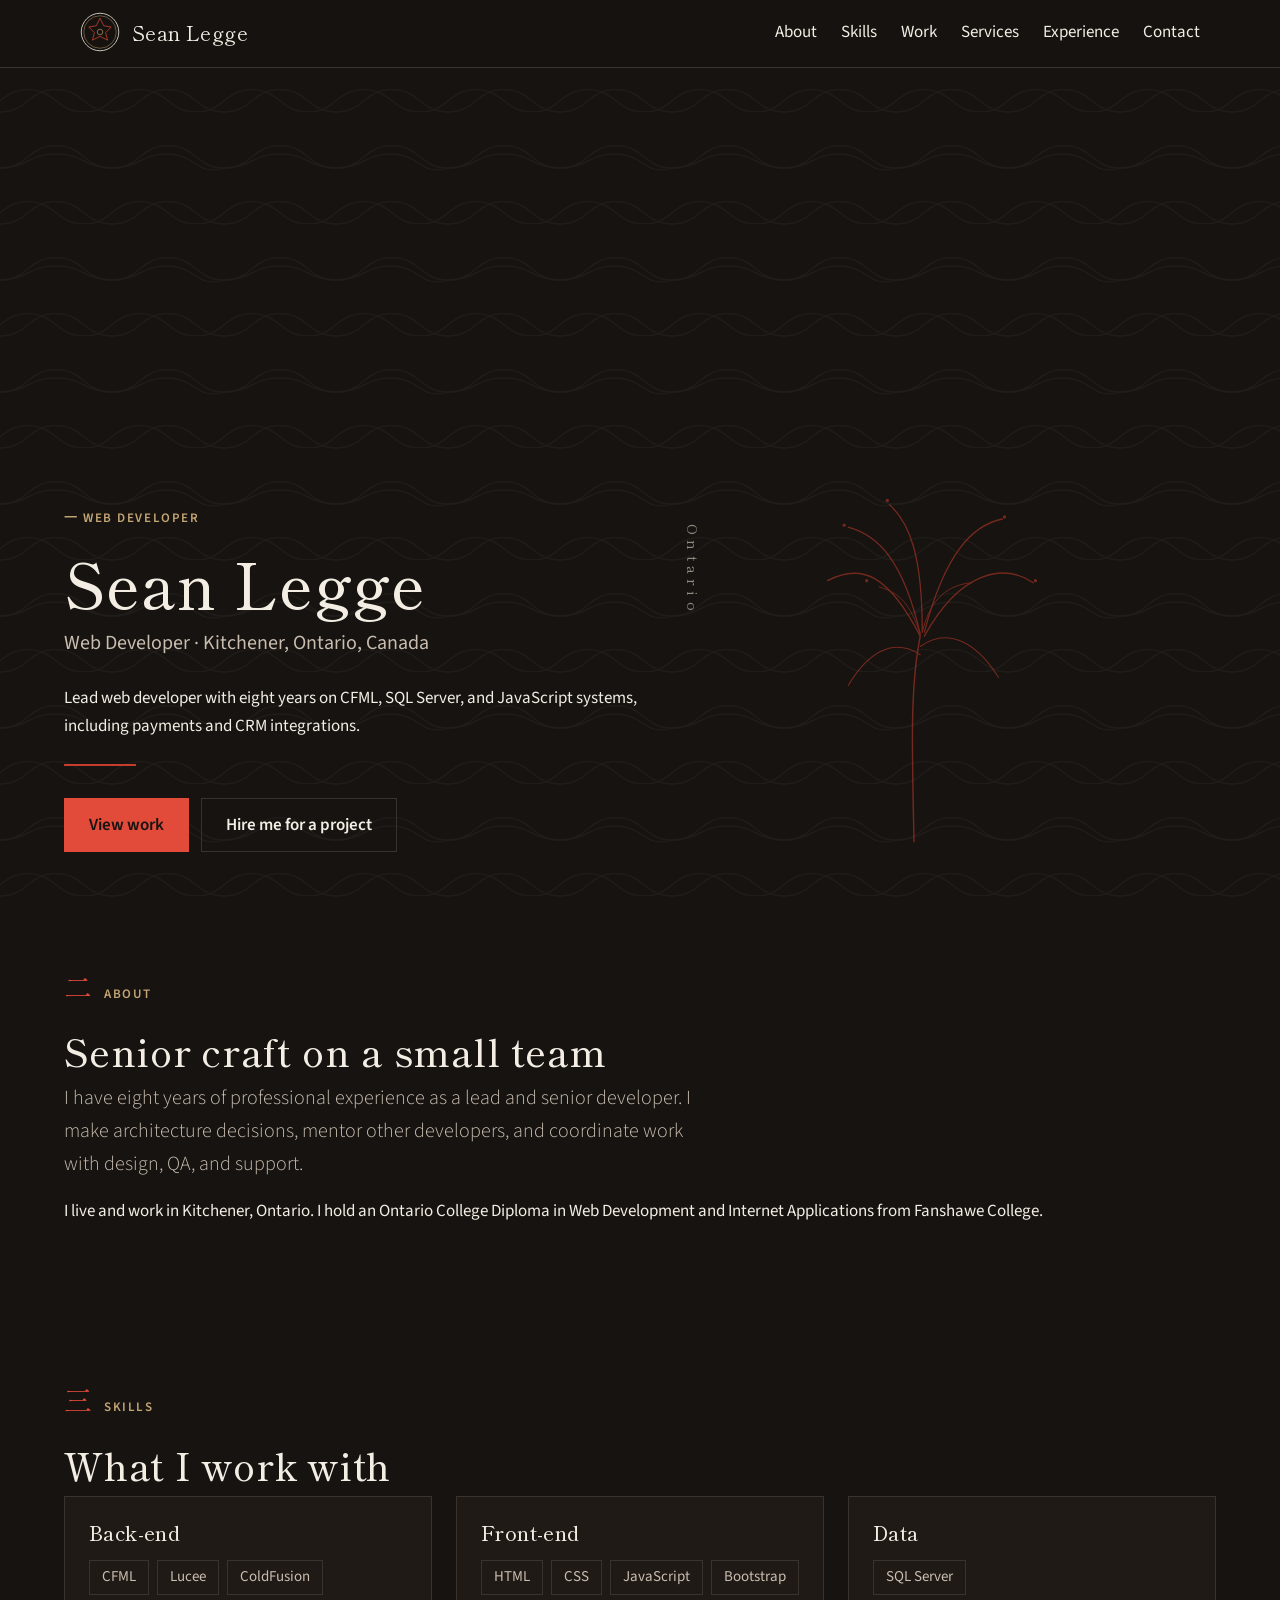
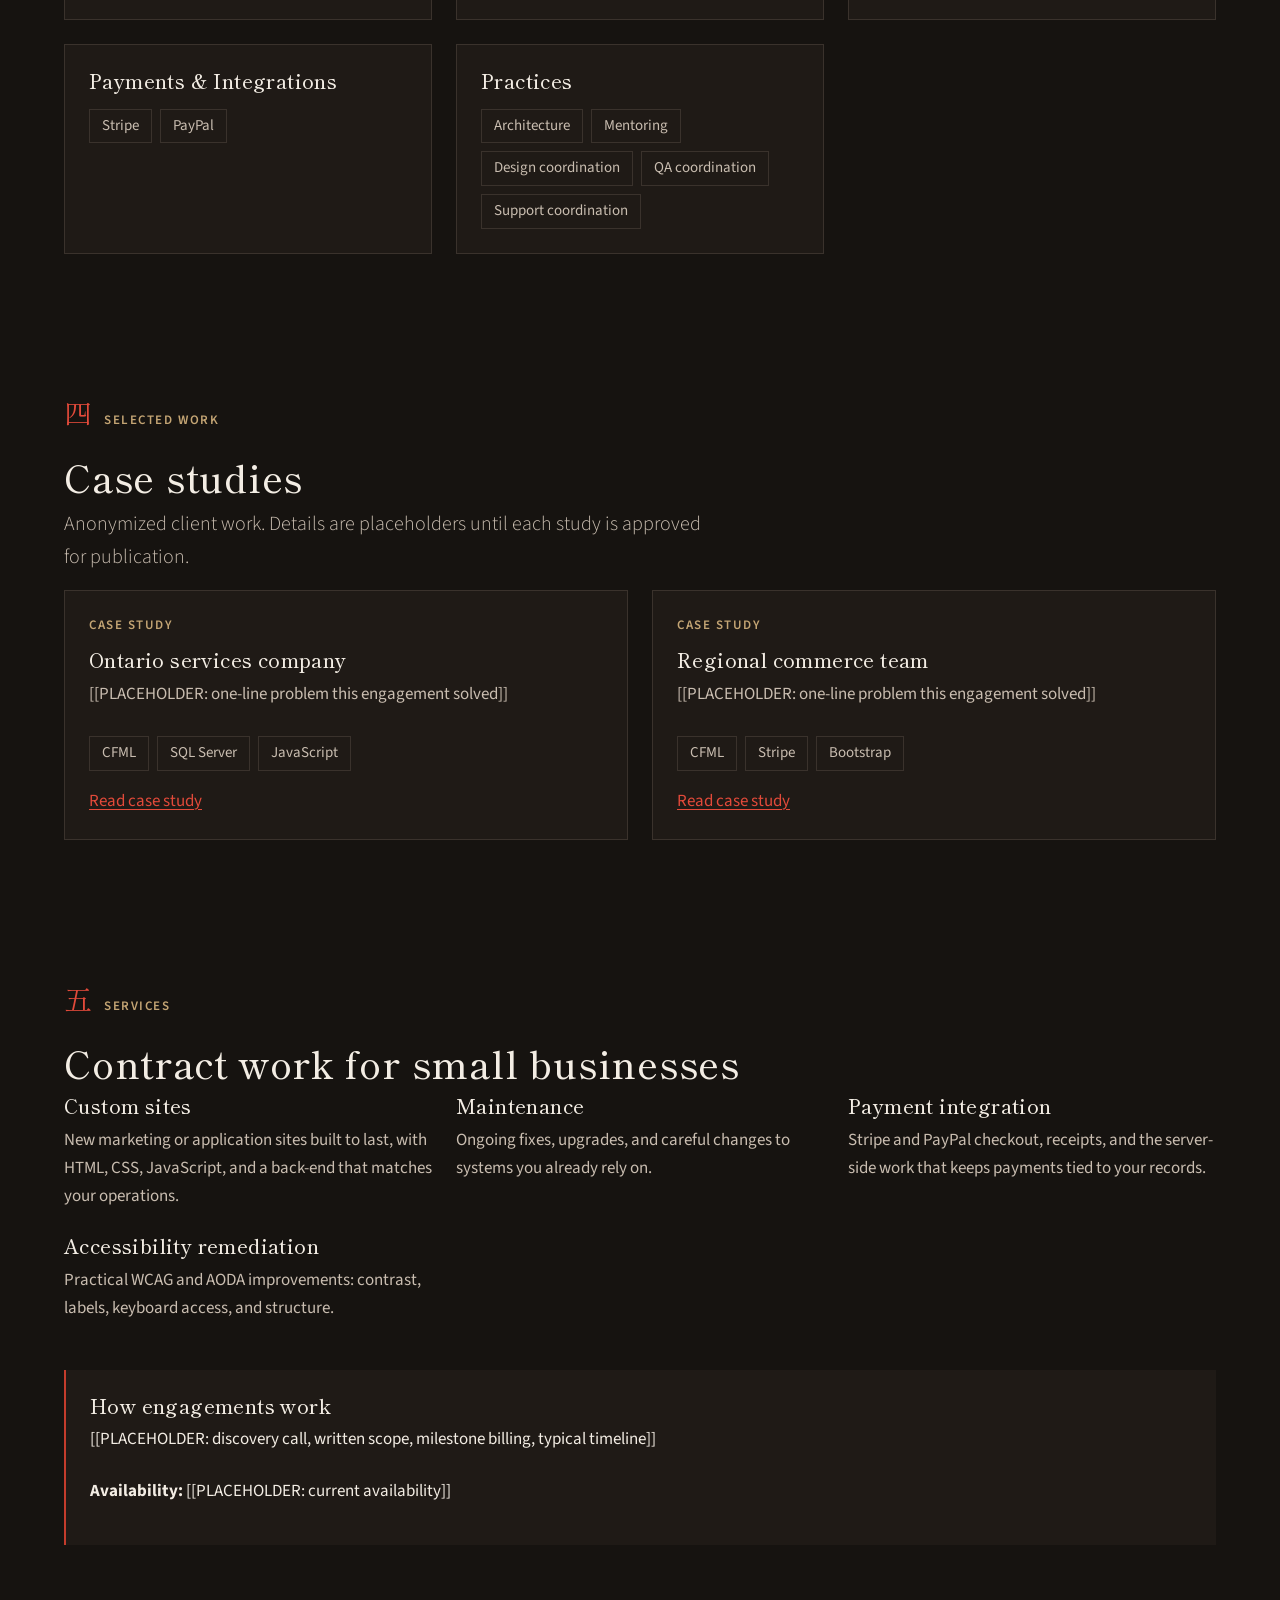
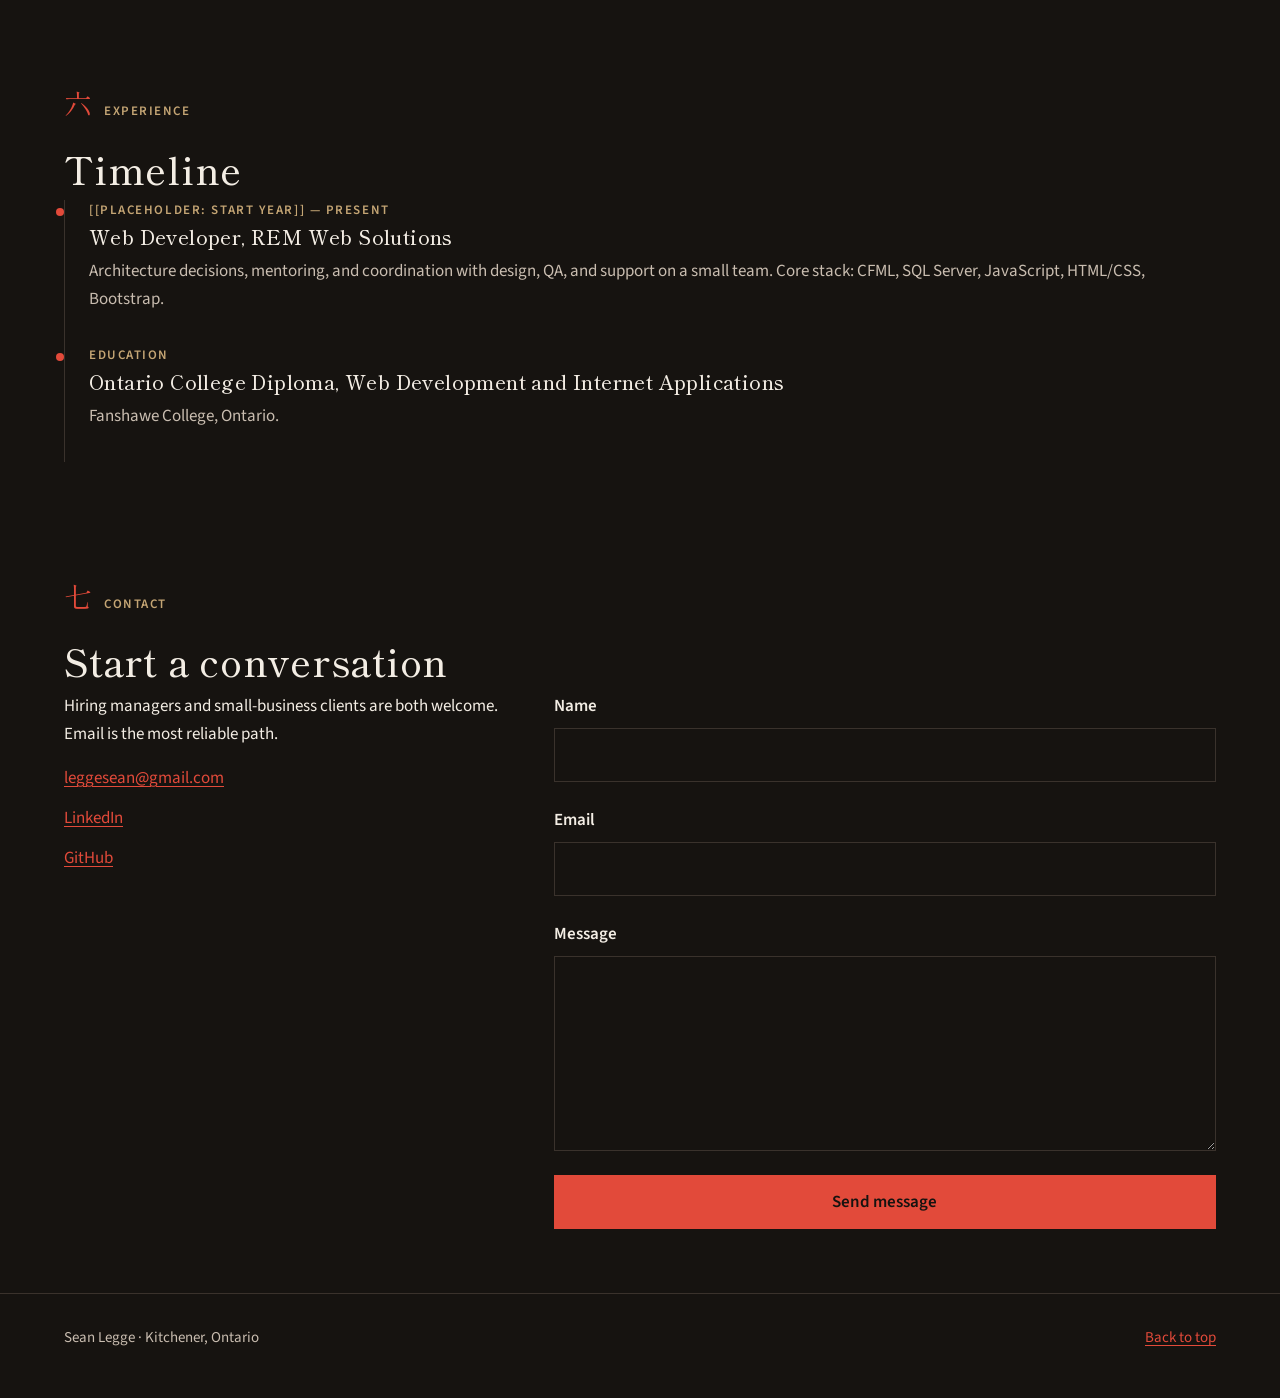
<file: index.html>
<!DOCTYPE html>
<html lang="en" data-bs-theme="dark">
<head>
  <meta charset="utf-8">
  <meta name="viewport" content="width=device-width, initial-scale=1">
  <title>Sean Legge — Web Developer, Kitchener</title>
  <meta name="description" content="Sean Legge, web developer in Kitchener, Ontario. Eight years of professional experience as a lead developer on CFML, SQL Server, and JavaScript systems, including payments and CRM integrations.">
  <link rel="canonical" href="[[PLACEHOLDER: canonical site URL]]">
  <meta name="theme-color" content="#161310">
  <meta property="og:type" content="website">
  <meta property="og:title" content="Sean Legge — Web Developer">
  <meta property="og:description" content="Lead web developer in Kitchener with eight years on CFML, SQL Server, and JavaScript systems.">
  <meta property="og:url" content="[[PLACEHOLDER: canonical site URL]]">
  <meta property="og:image" content="[[PLACEHOLDER: canonical site URL]]/assets/og-image.png">
  <meta name="twitter:card" content="summary_large_image">
  <meta name="twitter:title" content="Sean Legge — Web Developer">
  <meta name="twitter:description" content="Lead web developer in Kitchener with eight years on CFML, SQL Server, and JavaScript systems.">
  <meta name="twitter:image" content="[[PLACEHOLDER: canonical site URL]]/assets/og-image.png">
  <link rel="icon" href="assets/favicon.svg" type="image/svg+xml">
  <link rel="icon" href="assets/favicon-32.png" sizes="32x32" type="image/png">
  <link rel="apple-touch-icon" href="assets/apple-touch-icon.png">
  <link rel="preconnect" href="https://cdn.jsdelivr.net">
  <link rel="preconnect" href="https://fonts.googleapis.com">
  <link rel="preconnect" href="https://fonts.gstatic.com" crossorigin>
  <link rel="stylesheet" href="https://cdn.jsdelivr.net/npm/bootstrap@5.3.8/dist/css/bootstrap.min.css" integrity="sha384-sRIl4kxILFvY47J16cr9ZwB07vP4J8+LH7qKQnuqkuIAvNWLzeN8tE5YBujZqJLB" crossorigin="anonymous">
  <link rel="stylesheet" href="https://fonts.googleapis.com/css2?family=Shippori+Mincho:wght@500;700&family=Source+Sans+3:wght@400;600&display=swap">
  <link rel="stylesheet" href="css/styles.css">
  <script>document.documentElement.classList.add("js");</script>
  <script type="application/ld+json">
  {
    "@context": "https://schema.org",
    "@type": "Person",
    "name": "Sean Legge",
    "jobTitle": "Web Developer",
    "address": {
      "@type": "PostalAddress",
      "addressLocality": "Kitchener",
      "addressRegion": "Ontario",
      "addressCountry": "CA"
    },
    "worksFor": {
      "@type": "Organization",
      "name": "REM Web Solutions"
    },
    "alumniOf": {
      "@type": "CollegeOrUniversity",
      "name": "Fanshawe College"
    },
    "url": "[[PLACEHOLDER: canonical site URL]]",
    "email": "[[PLACEHOLDER: email address]]",
    "sameAs": [
      "[[PLACEHOLDER: LinkedIn profile URL]]",
      "[[PLACEHOLDER: GitHub profile URL]]"
    ]
  }
  </script>
</head>
<body>
  <a class="skip-link" href="#main">Skip to content</a>
  <header class="site-header">
    <div class="site-header__inner">
      <a class="brand" href="index.html">
        <img class="brand__mark" src="assets/logo-kamon.svg" width="40" height="40" alt="">
        <span class="brand__name">Sean Legge</span>
      </a>
      <button class="nav-toggle" type="button" aria-expanded="false" aria-controls="site-nav" aria-label="Open menu">
        <span class="nav-toggle__bars"></span>
      </button>
      <nav id="site-nav" class="site-nav" aria-label="Primary">
        <ul class="site-nav__list">
          <li><a href="#about">About</a></li>
          <li><a href="#skills">Skills</a></li>
          <li><a href="#work">Work</a></li>
          <li><a href="#services">Services</a></li>
          <li><a href="#experience">Experience</a></li>
          <li><a href="#contact">Contact</a></li>
        </ul>
      </nav>
    </div>
  </header>
  <main id="main" class="site-main">
    <section class="hero wrap" id="top" aria-labelledby="hero-heading">
      <div class="hero__copy">
        <p class="hero__eyebrow"><span lang="ja" aria-hidden="true">一</span> Web developer</p>
        <h1 id="hero-heading">Sean Legge</h1>
        <p class="hero__role">Web Developer · Kitchener, Ontario, Canada</p>
        <p class="hero__value">Lead web developer with eight years on CFML, SQL Server, and JavaScript systems, including payments and CRM integrations.</p>
        <span class="rule" aria-hidden="true"></span>
        <div class="hero__actions">
          <a class="btn-ink" href="#work">View work</a>
          <a class="btn-ghost" href="#contact">Hire me for a project</a>
        </div>
        <p class="hero__vertical" aria-hidden="true">Ontario</p>
      </div>
      <div class="hero__visual">
        <img class="hero__lily" src="assets/higanbana.svg" width="280" height="360" alt="" loading="eager" aria-hidden="true">
      </div>
    </section>

    <section class="section" id="about" aria-labelledby="about-heading">
      <div class="wrap reveal">
        <div class="section-kicker">
          <span class="section-numeral" lang="ja" aria-hidden="true">二</span>
          <span class="section-label">About</span>
        </div>
        <h2 id="about-heading">Senior craft on a small team</h2>
        <p class="lead">I have eight years of professional experience as a lead and senior developer. I make architecture decisions, mentor other developers, and coordinate work with design, QA, and support.</p>
        <p>I live and work in Kitchener, Ontario. I hold an Ontario College Diploma in Web Development and Internet Applications from Fanshawe College.</p>
      </div>
    </section>

    <section class="section" id="skills" aria-labelledby="skills-heading">
      <div class="wrap reveal">
        <div class="section-kicker">
          <span class="section-numeral" lang="ja" aria-hidden="true">三</span>
          <span class="section-label">Skills</span>
        </div>
        <h2 id="skills-heading">What I work with</h2>
        <div class="skill-grid">
          <article class="skill-group">
            <h3>Back-end</h3>
            <ul class="skill-list">
              <li>CFML</li>
              <li>Lucee</li>
              <li>ColdFusion</li>
            </ul>
          </article>
          <article class="skill-group">
            <h3>Front-end</h3>
            <ul class="skill-list">
              <li>HTML</li>
              <li>CSS</li>
              <li>JavaScript</li>
              <li>Bootstrap</li>
            </ul>
          </article>
          <article class="skill-group">
            <h3>Data</h3>
            <ul class="skill-list">
              <li>SQL Server</li>
            </ul>
          </article>
          <article class="skill-group">
            <h3>Payments &amp; Integrations</h3>
            <ul class="skill-list">
              <li>Stripe</li>
              <li>PayPal</li>
            </ul>
          </article>
          <article class="skill-group">
            <h3>Practices</h3>
            <ul class="skill-list">
              <li>Architecture</li>
              <li>Mentoring</li>
              <li>Design coordination</li>
              <li>QA coordination</li>
              <li>Support coordination</li>
            </ul>
          </article>
        </div>
      </div>
    </section>

    <section class="section" id="work" aria-labelledby="work-heading">
      <div class="wrap reveal">
        <div class="section-kicker">
          <span class="section-numeral" lang="ja" aria-hidden="true">四</span>
          <span class="section-label">Selected work</span>
        </div>
        <h2 id="work-heading">Case studies</h2>
        <p class="lead">Anonymized client work. Details are placeholders until each study is approved for publication.</p>
        <div class="work-grid work-grid--pair">
          <article class="work-card">
            <p class="work-card__meta">Case study</p>
            <h3>Ontario services company</h3>
            <p class="work-card__problem">[[PLACEHOLDER: one-line problem this engagement solved]]</p>
            <ul class="skill-list">
              <li>CFML</li>
              <li>SQL Server</li>
              <li>JavaScript</li>
            </ul>
            <div class="work-card__links">
              <a href="projects/ontario-services-placeholder.html">Read case study</a>
            </div>
          </article>
          <article class="work-card">
            <p class="work-card__meta">Case study</p>
            <h3>Regional commerce team</h3>
            <p class="work-card__problem">[[PLACEHOLDER: one-line problem this engagement solved]]</p>
            <ul class="skill-list">
              <li>CFML</li>
              <li>Stripe</li>
              <li>Bootstrap</li>
            </ul>
            <div class="work-card__links">
              <a href="projects/regional-commerce-placeholder.html">Read case study</a>
            </div>
          </article>
        </div>
      </div>
    </section>

    <section class="section" id="services" aria-labelledby="services-heading">
      <div class="wrap reveal">
        <div class="section-kicker">
          <span class="section-numeral" lang="ja" aria-hidden="true">五</span>
          <span class="section-label">Services</span>
        </div>
        <h2 id="services-heading">Contract work for small businesses</h2>
        <ul class="service-list">
          <li>
            <h3>Custom sites</h3>
            <p>New marketing or application sites built to last, with HTML, CSS, JavaScript, and a back-end that matches your operations.</p>
          </li>
          <li>
            <h3>Maintenance</h3>
            <p>Ongoing fixes, upgrades, and careful changes to systems you already rely on.</p>
          </li>
          <li>
            <h3>Payment integration</h3>
            <p>Stripe and PayPal checkout, receipts, and the server-side work that keeps payments tied to your records.</p>
          </li>
          <li>
            <h3>Accessibility remediation</h3>
            <p>Practical WCAG and AODA improvements: contrast, labels, keyboard access, and structure.</p>
          </li>
        </ul>
        <div class="engagement">
          <h3>How engagements work</h3>
          <p>[[PLACEHOLDER: discovery call, written scope, milestone billing, typical timeline]]</p>
          <p class="availability"><strong>Availability:</strong> [[PLACEHOLDER: current availability]]</p>
        </div>
      </div>
    </section>

    <section class="section" id="experience" aria-labelledby="experience-heading">
      <div class="wrap reveal">
        <div class="section-kicker">
          <span class="section-numeral" lang="ja" aria-hidden="true">六</span>
          <span class="section-label">Experience</span>
        </div>
        <h2 id="experience-heading">Timeline</h2>
        <ol class="timeline">
          <li>
            <span class="timeline__when">[[PLACEHOLDER: start year]] — Present</span>
            <h3>Web Developer, REM Web Solutions</h3>
            <p>Architecture decisions, mentoring, and coordination with design, QA, and support on a small team. Core stack: CFML, SQL Server, JavaScript, HTML/CSS, Bootstrap.</p>
          </li>
          <li>
            <span class="timeline__when">Education</span>
            <h3>Ontario College Diploma, Web Development and Internet Applications</h3>
            <p>Fanshawe College, Ontario.</p>
          </li>
        </ol>
      </div>
    </section>

    <section class="section section--tight" id="contact" aria-labelledby="contact-heading">
      <div class="wrap reveal">
        <div class="section-kicker">
          <span class="section-numeral" lang="ja" aria-hidden="true">七</span>
          <span class="section-label">Contact</span>
        </div>
        <h2 id="contact-heading">Start a conversation</h2>
        <div class="contact-layout">
          <div>
            <p>Hiring managers and small-business clients are both welcome. Email is the most reliable path.</p>
            <ul class="contact-list">
              <li><a href="mailto:leggesean@gmail.com">leggesean@gmail.com</a></li>
              <li>
                <a href="https://www.linkedin.com/in/seanlegge/" rel="noopener" target="_blank">LinkedIn <span class="visually-hidden">(opens in a new tab)</span></a>
              </li>
              <li>
                <a href="https://github.com/seanlegge" rel="noopener" target="_blank">GitHub <span class="visually-hidden">(opens in a new tab)</span></a>
              </li>
            </ul>
          </div>
          <form class="contact-form" id="contact-form" action="[[PLACEHOLDER: Formspree form endpoint]]" method="post" novalidate>
            <div class="hp-field">
              <label for="gotcha">Leave blank</label>
              <input id="gotcha" type="text" name="_gotcha" tabindex="-1" autocomplete="off">
            </div>
            <div class="form-field">
              <label for="name">Name</label>
              <input id="name" name="name" type="text" autocomplete="name" required>
              <p class="form-error" id="name-error" role="alert"></p>
            </div>
            <div class="form-field">
              <label for="email">Email</label>
              <input id="email" name="email" type="email" autocomplete="email" required>
              <p class="form-error" id="email-error" role="alert"></p>
            </div>
            <div class="form-field">
              <label for="message">Message</label>
              <textarea id="message" name="message" rows="6" required></textarea>
              <p class="form-error" id="message-error" role="alert"></p>
            </div>
            <button class="btn-ink" type="submit">Send message</button>
            <p class="form-status" id="form-status" role="status"></p>
          </form>
        </div>
      </div>
    </section>
  </main>
  <footer class="site-footer">
    <div class="wrap site-footer__inner">
      <p>Sean Legge · Kitchener, Ontario</p>
      <p><a href="#top">Back to top</a></p>
    </div>
  </footer>
  <script src="js/main.js" defer></script>
</body>
</html>
</file>
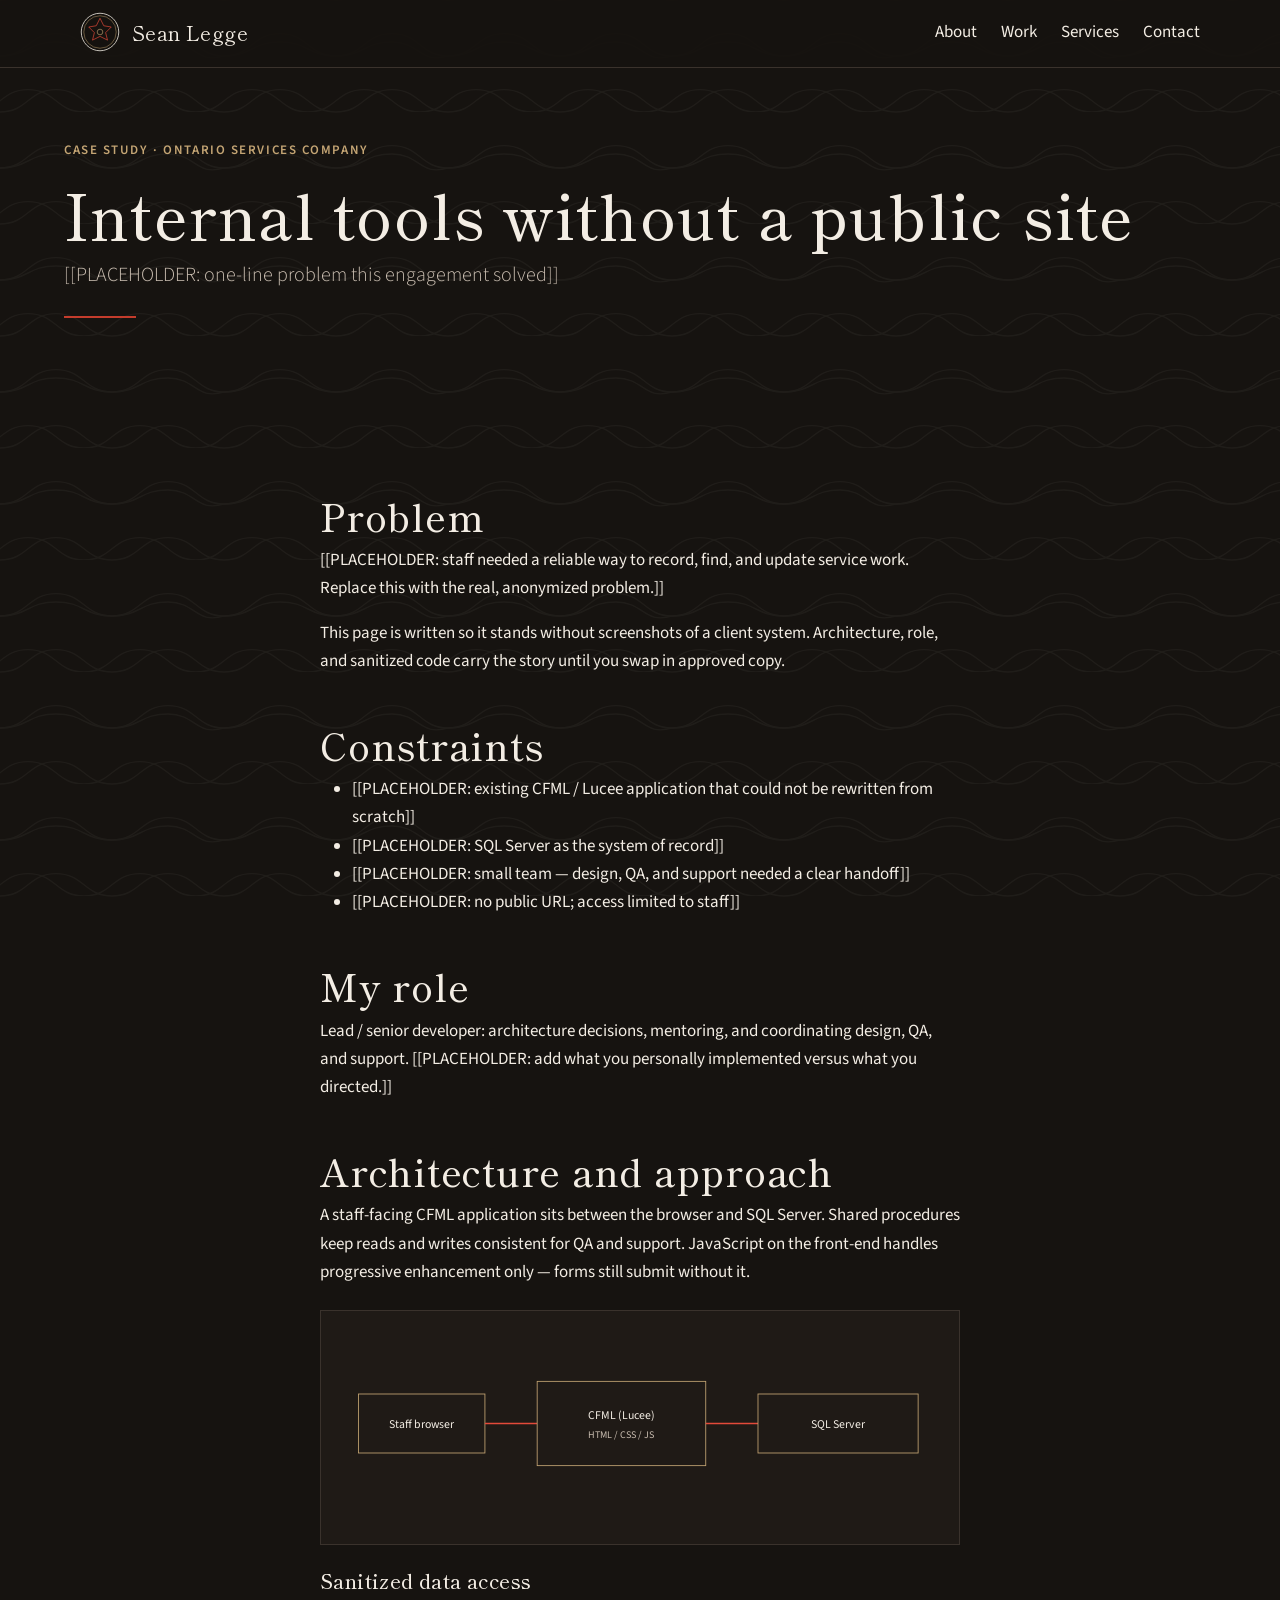
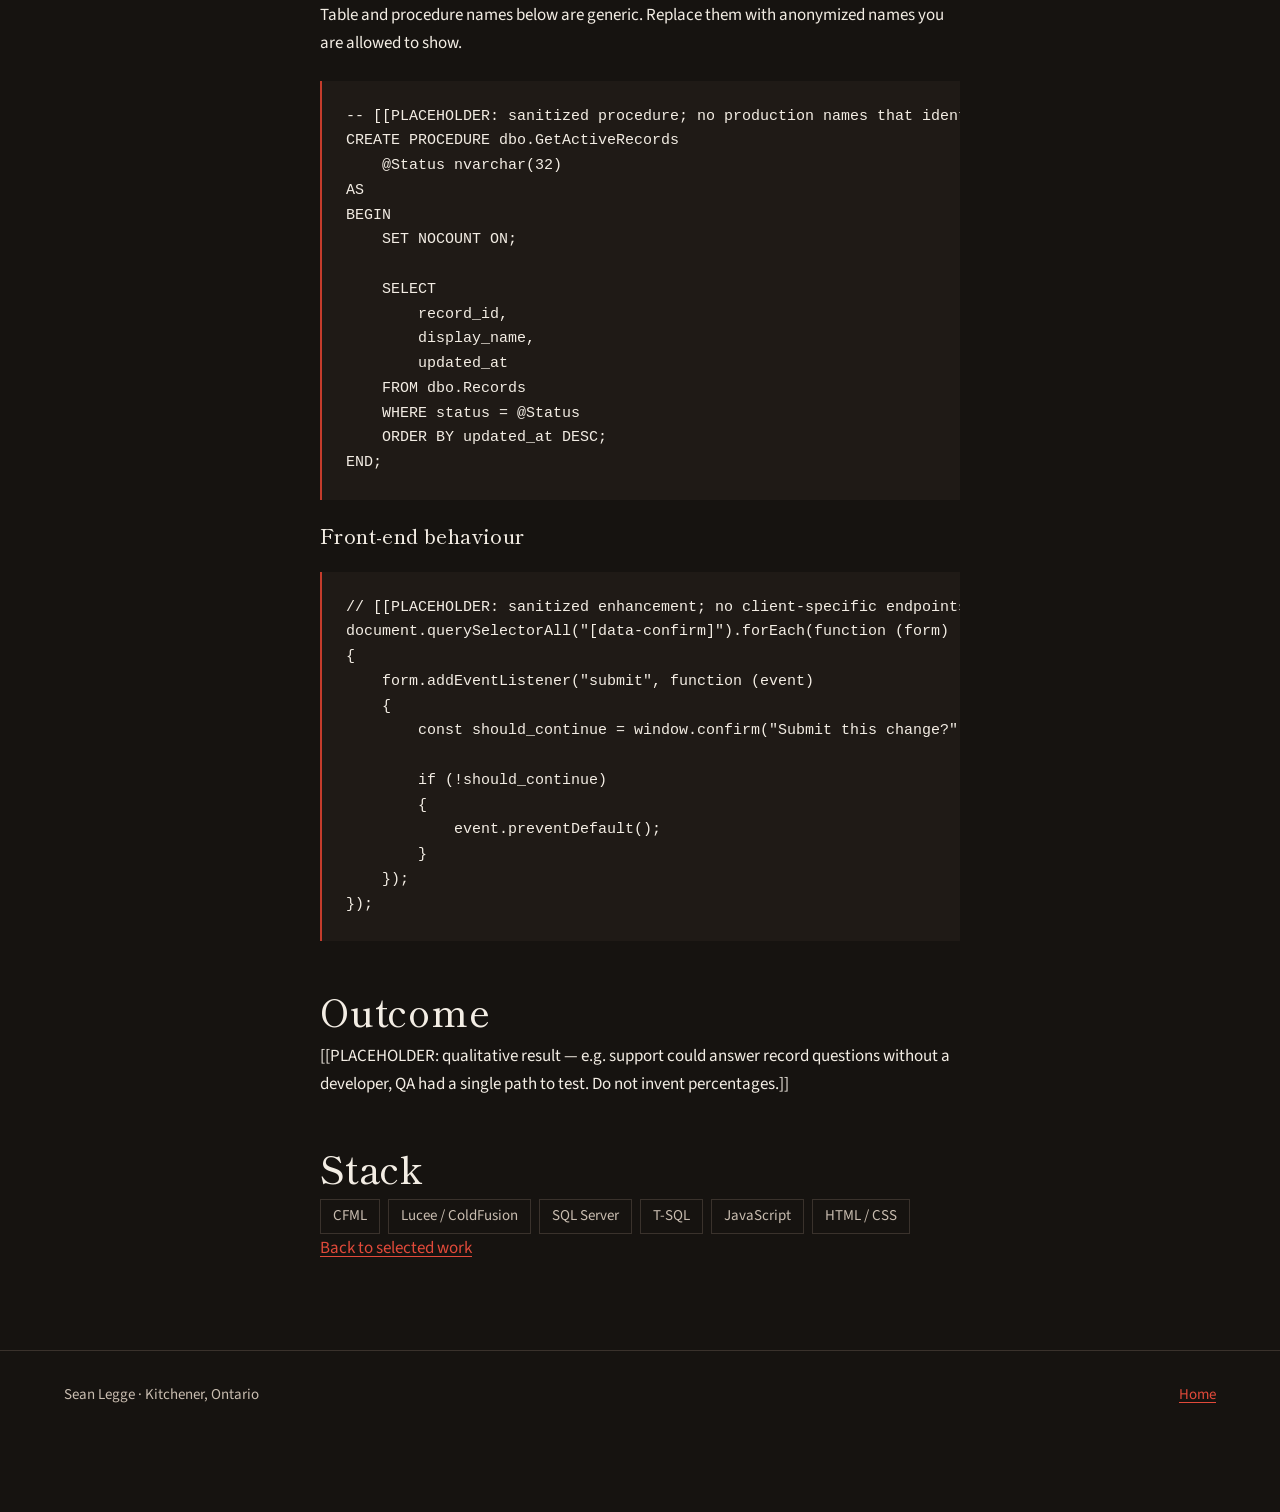
<file: projects/ontario-services-placeholder.html>
<!DOCTYPE html>
<html lang="en" data-bs-theme="dark">
<head>
  <meta charset="utf-8">
  <meta name="viewport" content="width=device-width, initial-scale=1">
  <title>Ontario services company — case study — Sean Legge</title>
  <meta name="description" content="Anonymized case study: internal tools and data workflows for an Ontario services company. Placeholder content pending publication approval.">
  <link rel="canonical" href="[[PLACEHOLDER: canonical site URL]]/projects/ontario-services-placeholder.html">
  <meta name="theme-color" content="#161310">
  <meta property="og:type" content="article">
  <meta property="og:title" content="Ontario services company — case study">
  <meta property="og:description" content="Anonymized case study of internal tools on CFML and SQL Server.">
  <meta property="og:url" content="[[PLACEHOLDER: canonical site URL]]/projects/ontario-services-placeholder.html">
  <meta property="og:image" content="[[PLACEHOLDER: canonical site URL]]/assets/og-image.png">
  <link rel="icon" href="../assets/favicon.svg" type="image/svg+xml">
  <link rel="preconnect" href="https://cdn.jsdelivr.net">
  <link rel="preconnect" href="https://fonts.googleapis.com">
  <link rel="preconnect" href="https://fonts.gstatic.com" crossorigin>
  <link rel="stylesheet" href="https://cdn.jsdelivr.net/npm/bootstrap@5.3.8/dist/css/bootstrap.min.css" integrity="sha384-sRIl4kxILFvY47J16cr9ZwB07vP4J8+LH7qKQnuqkuIAvNWLzeN8tE5YBujZqJLB" crossorigin="anonymous">
  <link rel="stylesheet" href="https://fonts.googleapis.com/css2?family=Shippori+Mincho:wght@500;700&family=Source+Sans+3:wght@400;600&display=swap">
  <link rel="stylesheet" href="../css/styles.css">
  <script>document.documentElement.classList.add("js");</script>
</head>
<body>
  <a class="skip-link" href="#main">Skip to content</a>
  <header class="site-header">
    <div class="site-header__inner">
      <a class="brand" href="../index.html">
        <img class="brand__mark" src="../assets/logo-kamon.svg" width="40" height="40" alt="">
        <span class="brand__name">Sean Legge</span>
      </a>
      <button class="nav-toggle" type="button" aria-expanded="false" aria-controls="site-nav" aria-label="Open menu">
        <span class="nav-toggle__bars"></span>
      </button>
      <nav id="site-nav" class="site-nav" aria-label="Primary">
        <ul class="site-nav__list">
          <li><a href="../index.html#about">About</a></li>
          <li><a href="../index.html#work">Work</a></li>
          <li><a href="../index.html#services">Services</a></li>
          <li><a href="../index.html#contact">Contact</a></li>
        </ul>
      </nav>
    </div>
  </header>
  <main id="main" class="site-main">
    <header class="case-hero wrap">
      <p class="case-meta">Case study · Ontario services company</p>
      <h1>Internal tools without a public site</h1>
      <p class="lead">[[PLACEHOLDER: one-line problem this engagement solved]]</p>
      <span class="rule" aria-hidden="true"></span>
    </header>
    <article class="section wrap prose">
      <h2>Problem</h2>
      <p>[[PLACEHOLDER: staff needed a reliable way to record, find, and update service work. Replace this with the real, anonymized problem.]]</p>
      <p>This page is written so it stands without screenshots of a client system. Architecture, role, and sanitized code carry the story until you swap in approved copy.</p>
      <h2>Constraints</h2>
      <ul>
        <li>[[PLACEHOLDER: existing CFML / Lucee application that could not be rewritten from scratch]]</li>
        <li>[[PLACEHOLDER: SQL Server as the system of record]]</li>
        <li>[[PLACEHOLDER: small team — design, QA, and support needed a clear handoff]]</li>
        <li>[[PLACEHOLDER: no public URL; access limited to staff]]</li>
      </ul>
      <h2>My role</h2>
      <p>Lead / senior developer: architecture decisions, mentoring, and coordinating design, QA, and support. [[PLACEHOLDER: add what you personally implemented versus what you directed.]]</p>
      <h2>Architecture and approach</h2>
      <p>A staff-facing CFML application sits between the browser and SQL Server. Shared procedures keep reads and writes consistent for QA and support. JavaScript on the front-end handles progressive enhancement only — forms still submit without it.</p>
      <figure class="diagram">
        <figcaption class="visually-hidden">Staff browser talks to a CFML application which reads and writes SQL Server. Support uses the same application.</figcaption>
        <svg viewBox="0 0 700 220" width="700" height="220" role="img" aria-labelledby="svc-diagram-title">
          <title id="svc-diagram-title">Staff browser, CFML application, and SQL Server</title>
          <rect x="16" y="70" width="150" height="70" fill="#1f1a16" stroke="#c4a574"/>
          <text x="91" y="110" fill="#f3ede4" text-anchor="middle" font-size="14">Staff browser</text>
          <line x1="166" y1="105" x2="228" y2="105" stroke="#e24a3a" stroke-width="2"/>
          <rect x="228" y="55" width="200" height="100" fill="#1f1a16" stroke="#c4a574"/>
          <text x="328" y="100" fill="#f3ede4" text-anchor="middle" font-size="14">CFML (Lucee)</text>
          <text x="328" y="122" fill="#c9bdb0" text-anchor="middle" font-size="12">HTML / CSS / JS</text>
          <line x1="428" y1="105" x2="490" y2="105" stroke="#e24a3a" stroke-width="2"/>
          <rect x="490" y="70" width="190" height="70" fill="#1f1a16" stroke="#c4a574"/>
          <text x="585" y="110" fill="#f3ede4" text-anchor="middle" font-size="14">SQL Server</text>
        </svg>
      </figure>
      <h3>Sanitized data access</h3>
      <p>Table and procedure names below are generic. Replace them with anonymized names you are allowed to show.</p>
      <pre class="code-block"><code class="language-sql">-- [[PLACEHOLDER: sanitized procedure; no production names that identify the client]]
CREATE PROCEDURE dbo.GetActiveRecords
    @Status nvarchar(32)
AS
BEGIN
    SET NOCOUNT ON;

    SELECT
        record_id,
        display_name,
        updated_at
    FROM dbo.Records
    WHERE status = @Status
    ORDER BY updated_at DESC;
END;
</code></pre>
      <h3>Front-end behaviour</h3>
      <pre class="code-block"><code class="language-javascript">// [[PLACEHOLDER: sanitized enhancement; no client-specific endpoints]]
document.querySelectorAll("[data-confirm]").forEach(function (form)
{
    form.addEventListener("submit", function (event)
    {
        const should_continue = window.confirm("Submit this change?");

        if (!should_continue)
        {
            event.preventDefault();
        }
    });
});
</code></pre>
      <h2>Outcome</h2>
      <p>[[PLACEHOLDER: qualitative result — e.g. support could answer record questions without a developer, QA had a single path to test. Do not invent percentages.]]</p>
      <h2>Stack</h2>
      <ul class="skill-list">
        <li>CFML</li>
        <li>Lucee / ColdFusion</li>
        <li>SQL Server</li>
        <li>T-SQL</li>
        <li>JavaScript</li>
        <li>HTML / CSS</li>
      </ul>
      <p><a href="../index.html#work">Back to selected work</a></p>
    </article>
  </main>
  <footer class="site-footer">
    <div class="wrap site-footer__inner">
      <p>Sean Legge · Kitchener, Ontario</p>
      <p><a href="../index.html">Home</a></p>
    </div>
  </footer>
  <script src="../js/main.js" defer></script>
</body>
</html>
</file>
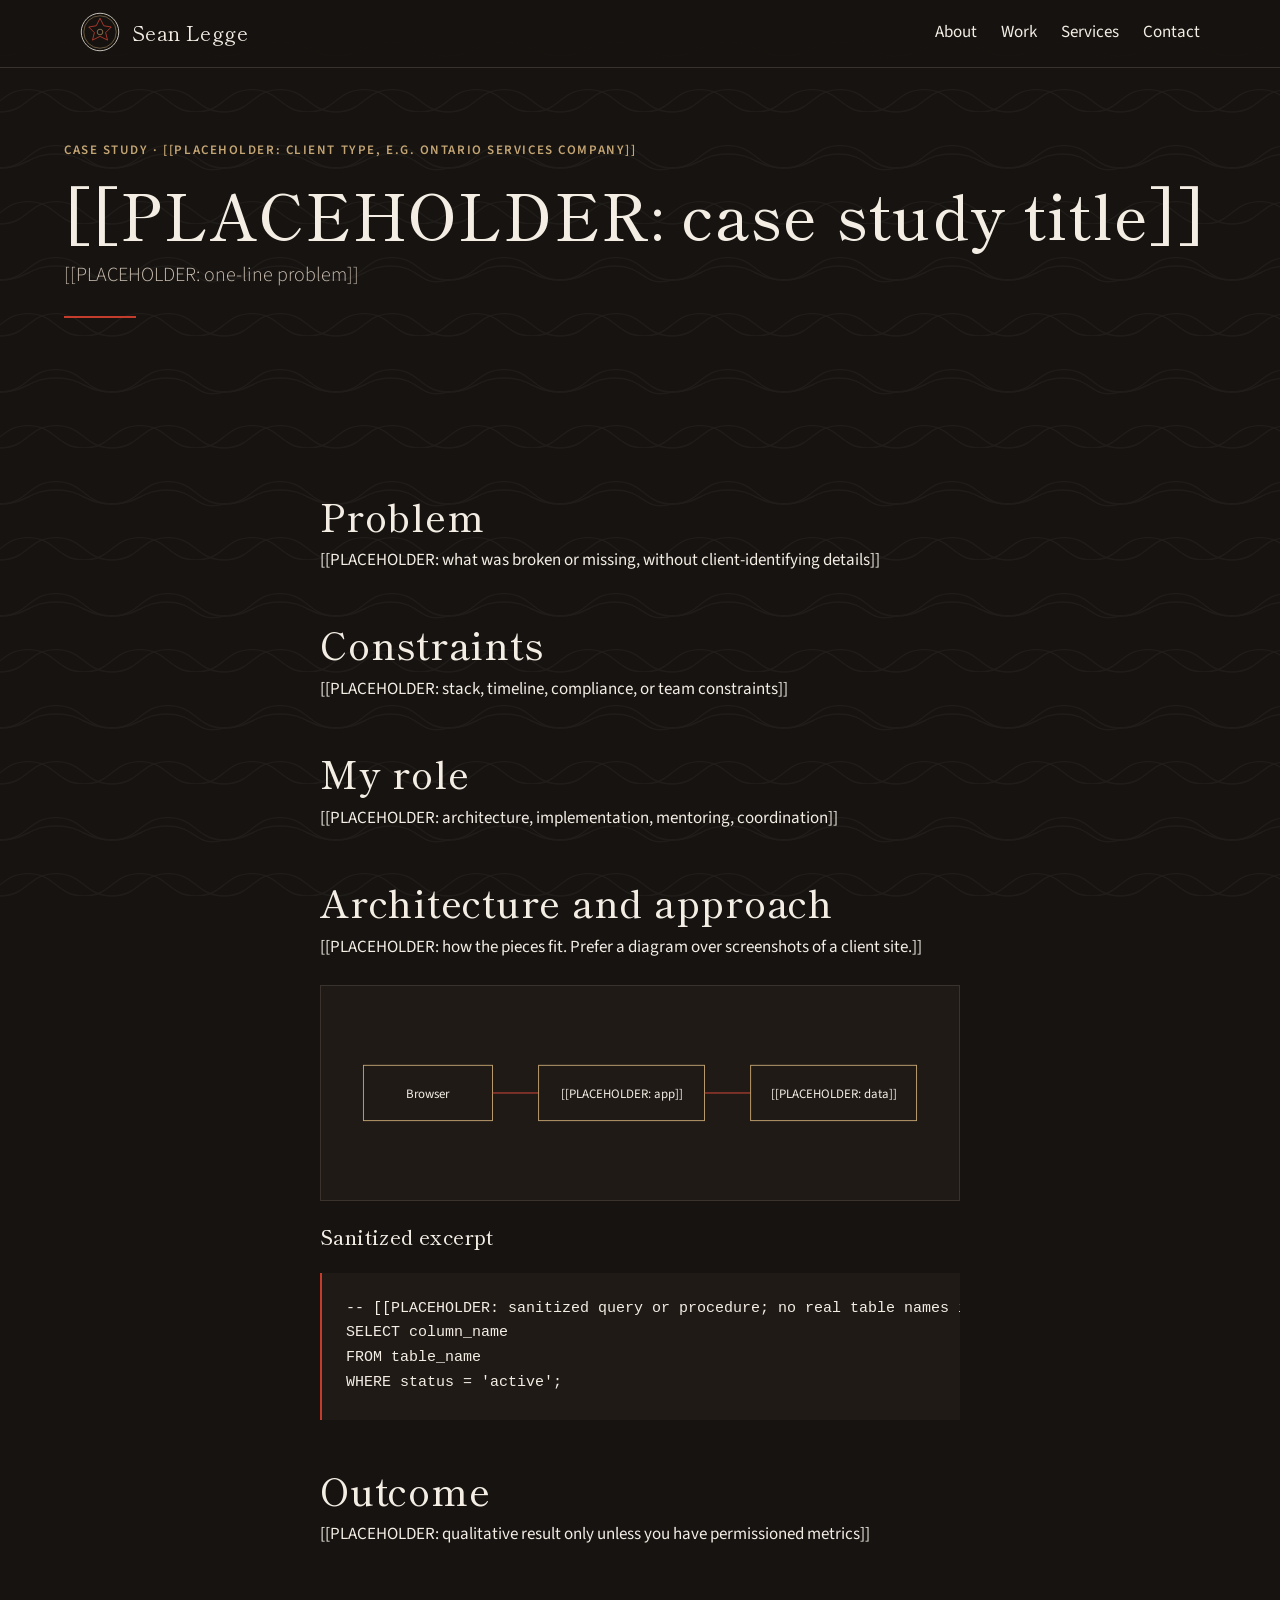
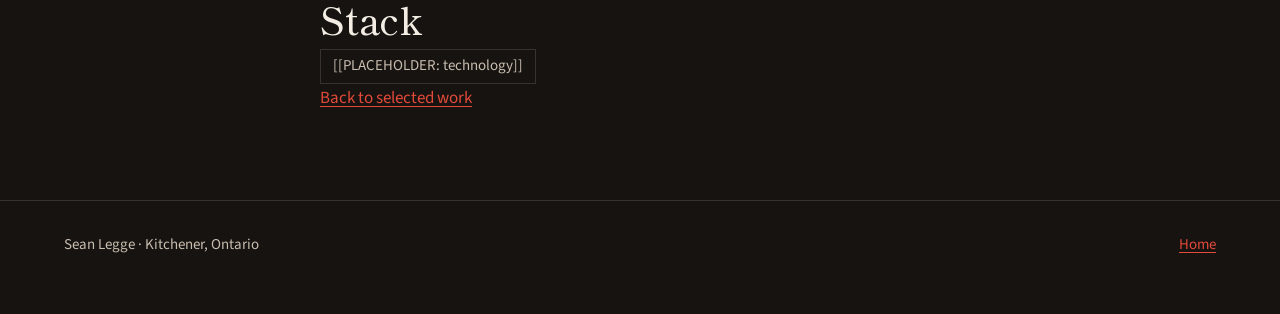
<file: projects/project-template.html>
<!DOCTYPE html>
<html lang="en" data-bs-theme="dark">
<head>
  <meta charset="utf-8">
  <meta name="viewport" content="width=device-width, initial-scale=1">
  <title>Case study template — Sean Legge</title>
  <meta name="description" content="Duplicate this file for a new case study. Replace every [[PLACEHOLDER]] and add a card on the home page.">
  <link rel="canonical" href="[[PLACEHOLDER: canonical site URL]]/projects/project-template.html">
  <meta name="robots" content="noindex">
  <meta name="theme-color" content="#161310">
  <link rel="icon" href="../assets/favicon.svg" type="image/svg+xml">
  <link rel="preconnect" href="https://cdn.jsdelivr.net">
  <link rel="preconnect" href="https://fonts.googleapis.com">
  <link rel="preconnect" href="https://fonts.gstatic.com" crossorigin>
  <link rel="stylesheet" href="https://cdn.jsdelivr.net/npm/bootstrap@5.3.8/dist/css/bootstrap.min.css" integrity="sha384-sRIl4kxILFvY47J16cr9ZwB07vP4J8+LH7qKQnuqkuIAvNWLzeN8tE5YBujZqJLB" crossorigin="anonymous">
  <link rel="stylesheet" href="https://fonts.googleapis.com/css2?family=Shippori+Mincho:wght@500;700&family=Source+Sans+3:wght@400;600&display=swap">
  <link rel="stylesheet" href="../css/styles.css">
  <script>document.documentElement.classList.add("js");</script>
</head>
<body>
  <a class="skip-link" href="#main">Skip to content</a>
  <header class="site-header">
    <div class="site-header__inner">
      <a class="brand" href="../index.html">
        <img class="brand__mark" src="../assets/logo-kamon.svg" width="40" height="40" alt="">
        <span class="brand__name">Sean Legge</span>
      </a>
      <button class="nav-toggle" type="button" aria-expanded="false" aria-controls="site-nav" aria-label="Open menu">
        <span class="nav-toggle__bars"></span>
      </button>
      <nav id="site-nav" class="site-nav" aria-label="Primary">
        <ul class="site-nav__list">
          <li><a href="../index.html#about">About</a></li>
          <li><a href="../index.html#work">Work</a></li>
          <li><a href="../index.html#services">Services</a></li>
          <li><a href="../index.html#contact">Contact</a></li>
        </ul>
      </nav>
    </div>
  </header>
  <main id="main" class="site-main">
    <header class="case-hero wrap">
      <p class="case-meta">Case study · [[PLACEHOLDER: client type, e.g. Ontario services company]]</p>
      <h1>[[PLACEHOLDER: case study title]]</h1>
      <p class="lead">[[PLACEHOLDER: one-line problem]]</p>
      <span class="rule" aria-hidden="true"></span>
    </header>
    <article class="section wrap prose">
      <h2>Problem</h2>
      <p>[[PLACEHOLDER: what was broken or missing, without client-identifying details]]</p>
      <h2>Constraints</h2>
      <p>[[PLACEHOLDER: stack, timeline, compliance, or team constraints]]</p>
      <h2>My role</h2>
      <p>[[PLACEHOLDER: architecture, implementation, mentoring, coordination]]</p>
      <h2>Architecture and approach</h2>
      <p>[[PLACEHOLDER: how the pieces fit. Prefer a diagram over screenshots of a client site.]]</p>
      <figure class="diagram">
        <figcaption class="visually-hidden">[[PLACEHOLDER: short diagram description]]</figcaption>
        <svg viewBox="0 0 640 180" width="640" height="180" role="img" aria-labelledby="diagram-title">
          <title id="diagram-title">[[PLACEHOLDER: diagram title]]</title>
          <rect x="20" y="60" width="140" height="60" fill="none" stroke="#c4a574"/>
          <text x="90" y="95" fill="#f3ede4" text-anchor="middle" font-size="14">Browser</text>
          <line x1="160" y1="90" x2="210" y2="90" stroke="#e24a3a"/>
          <rect x="210" y="60" width="180" height="60" fill="none" stroke="#c4a574"/>
          <text x="300" y="95" fill="#f3ede4" text-anchor="middle" font-size="14">[[PLACEHOLDER: app]]</text>
          <line x1="390" y1="90" x2="440" y2="90" stroke="#e24a3a"/>
          <rect x="440" y="60" width="180" height="60" fill="none" stroke="#c4a574"/>
          <text x="530" y="95" fill="#f3ede4" text-anchor="middle" font-size="14">[[PLACEHOLDER: data]]</text>
        </svg>
      </figure>
      <h3>Sanitized excerpt</h3>
      <pre class="code-block"><code class="language-sql">-- [[PLACEHOLDER: sanitized query or procedure; no real table names if they identify the client]]
SELECT column_name
FROM table_name
WHERE status = 'active';
</code></pre>
      <h2>Outcome</h2>
      <p>[[PLACEHOLDER: qualitative result only unless you have permissioned metrics]]</p>
      <h2>Stack</h2>
      <ul class="skill-list">
        <li>[[PLACEHOLDER: technology]]</li>
      </ul>
      <p><a href="../index.html#work">Back to selected work</a></p>
    </article>
  </main>
  <footer class="site-footer">
    <div class="wrap site-footer__inner">
      <p>Sean Legge · Kitchener, Ontario</p>
      <p><a href="../index.html">Home</a></p>
    </div>
  </footer>
  <script src="../js/main.js" defer></script>
</body>
</html>
</file>
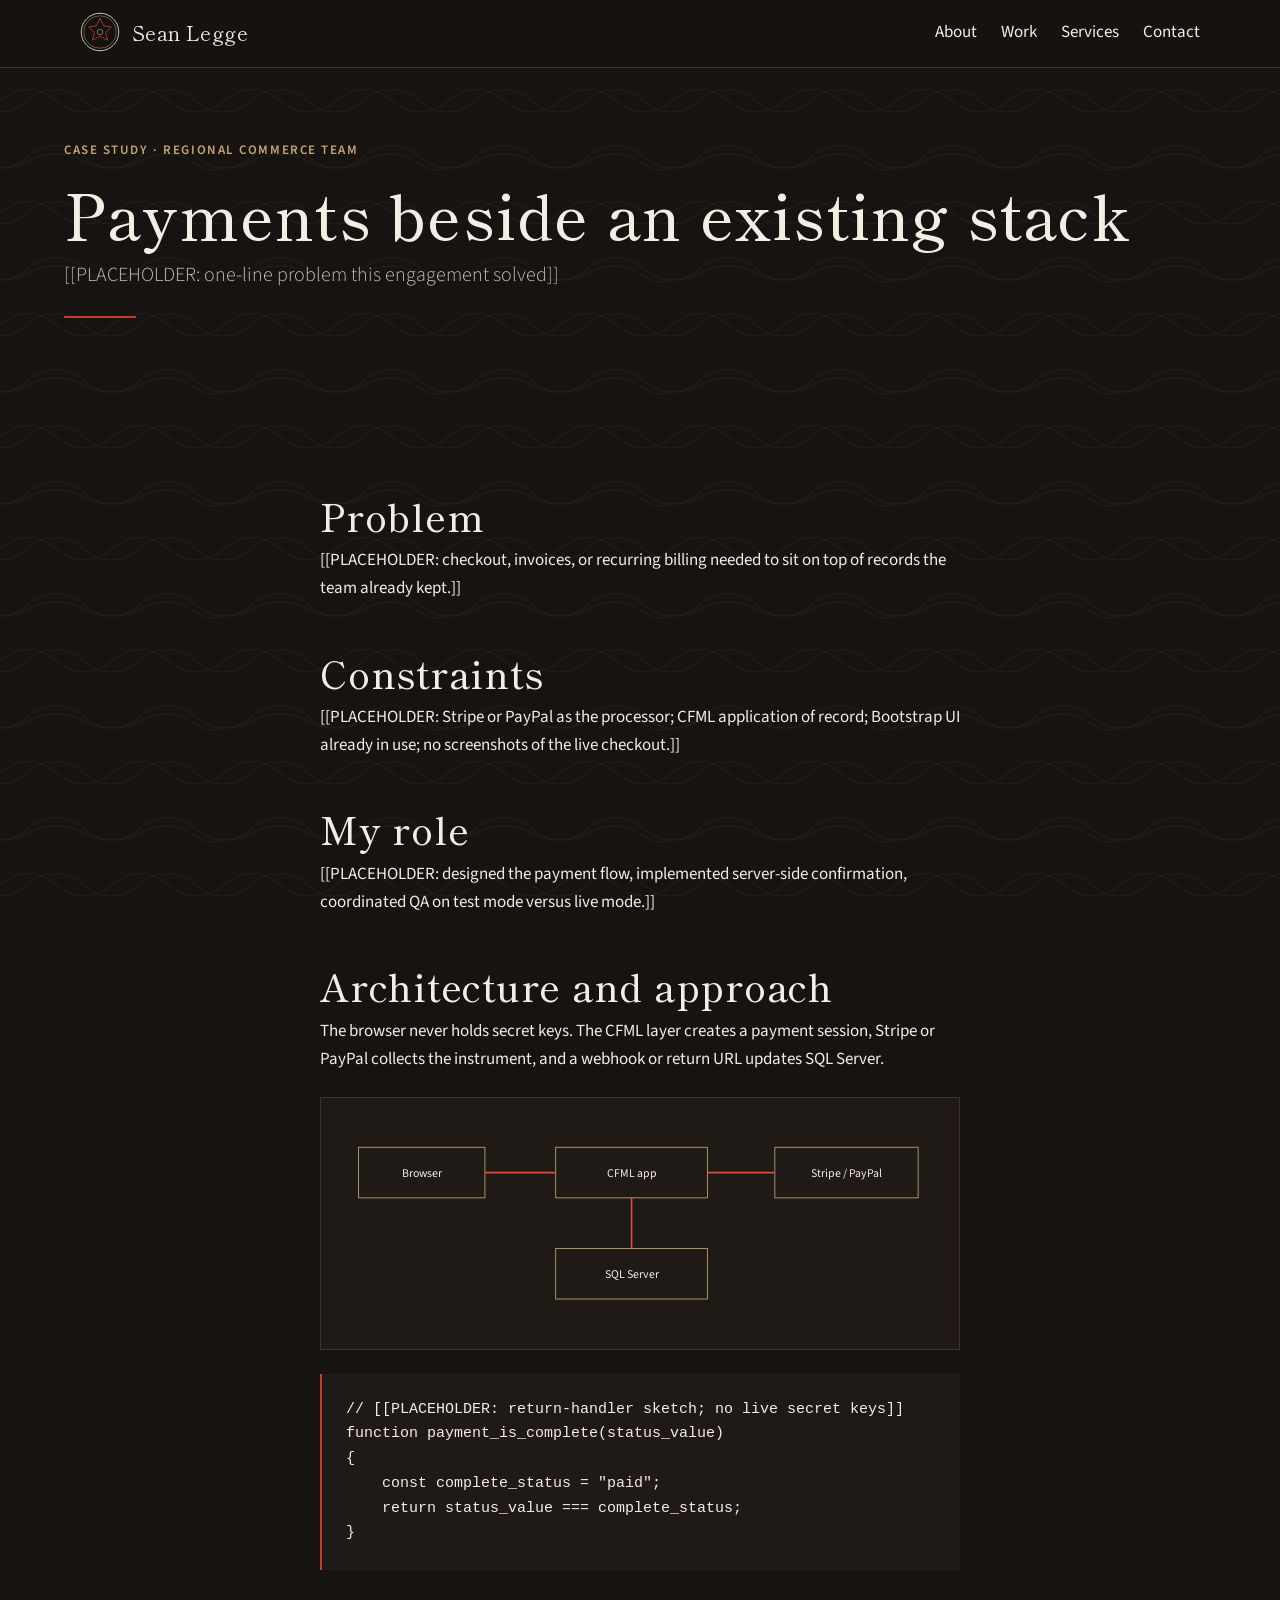
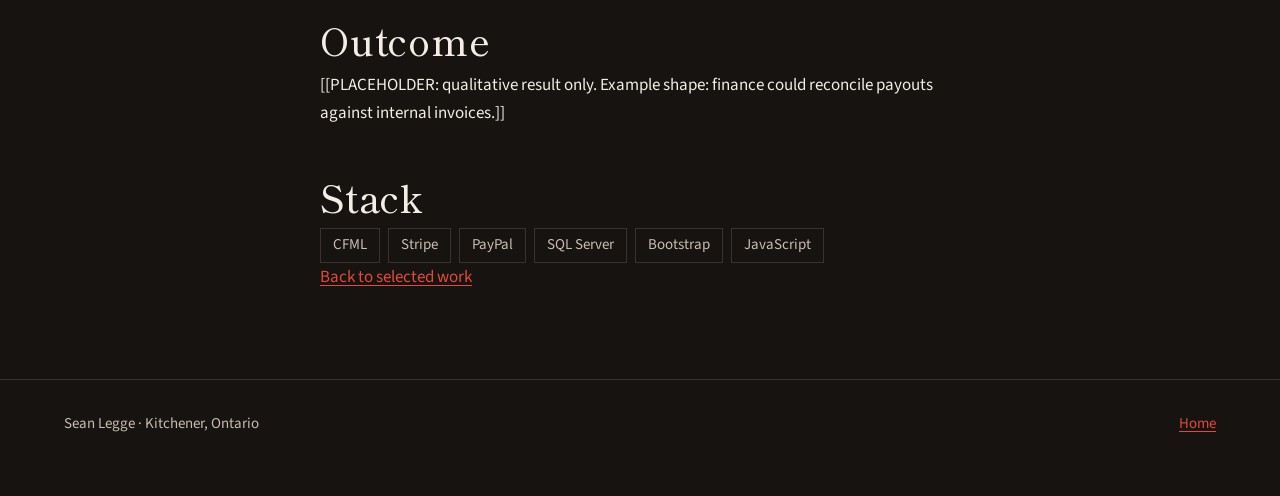
<file: projects/regional-commerce-placeholder.html>
<!DOCTYPE html>
<html lang="en" data-bs-theme="dark">
<head>
  <meta charset="utf-8">
  <meta name="viewport" content="width=device-width, initial-scale=1">
  <title>Regional commerce team — case study — Sean Legge</title>
  <meta name="description" content="Anonymized case study: payment-aware web application work for a regional commerce team. Placeholder content pending publication approval.">
  <link rel="canonical" href="[[PLACEHOLDER: canonical site URL]]/projects/regional-commerce-placeholder.html">
  <meta name="theme-color" content="#161310">
  <link rel="icon" href="../assets/favicon.svg" type="image/svg+xml">
  <link rel="preconnect" href="https://cdn.jsdelivr.net">
  <link rel="preconnect" href="https://fonts.googleapis.com">
  <link rel="preconnect" href="https://fonts.gstatic.com" crossorigin>
  <link rel="stylesheet" href="https://cdn.jsdelivr.net/npm/bootstrap@5.3.8/dist/css/bootstrap.min.css" integrity="sha384-sRIl4kxILFvY47J16cr9ZwB07vP4J8+LH7qKQnuqkuIAvNWLzeN8tE5YBujZqJLB" crossorigin="anonymous">
  <link rel="stylesheet" href="https://fonts.googleapis.com/css2?family=Shippori+Mincho:wght@500;700&family=Source+Sans+3:wght@400;600&display=swap">
  <link rel="stylesheet" href="../css/styles.css">
  <script>document.documentElement.classList.add("js");</script>
</head>
<body>
  <a class="skip-link" href="#main">Skip to content</a>
  <header class="site-header">
    <div class="site-header__inner">
      <a class="brand" href="../index.html">
        <img class="brand__mark" src="../assets/logo-kamon.svg" width="40" height="40" alt="">
        <span class="brand__name">Sean Legge</span>
      </a>
      <button class="nav-toggle" type="button" aria-expanded="false" aria-controls="site-nav" aria-label="Open menu">
        <span class="nav-toggle__bars"></span>
      </button>
      <nav id="site-nav" class="site-nav" aria-label="Primary">
        <ul class="site-nav__list">
          <li><a href="../index.html#about">About</a></li>
          <li><a href="../index.html#work">Work</a></li>
          <li><a href="../index.html#services">Services</a></li>
          <li><a href="../index.html#contact">Contact</a></li>
        </ul>
      </nav>
    </div>
  </header>
  <main id="main" class="site-main">
    <header class="case-hero wrap">
      <p class="case-meta">Case study · Regional commerce team</p>
      <h1>Payments beside an existing stack</h1>
      <p class="lead">[[PLACEHOLDER: one-line problem this engagement solved]]</p>
      <span class="rule" aria-hidden="true"></span>
    </header>
    <article class="section wrap prose">
      <h2>Problem</h2>
      <p>[[PLACEHOLDER: checkout, invoices, or recurring billing needed to sit on top of records the team already kept.]]</p>
      <h2>Constraints</h2>
      <p>[[PLACEHOLDER: Stripe or PayPal as the processor; CFML application of record; Bootstrap UI already in use; no screenshots of the live checkout.]]</p>
      <h2>My role</h2>
      <p>[[PLACEHOLDER: designed the payment flow, implemented server-side confirmation, coordinated QA on test mode versus live mode.]]</p>
      <h2>Architecture and approach</h2>
      <p>The browser never holds secret keys. The CFML layer creates a payment session, Stripe or PayPal collects the instrument, and a webhook or return URL updates SQL Server.</p>
      <figure class="diagram">
        <figcaption class="visually-hidden">Browser, CFML app, payment provider, and SQL Server.</figcaption>
        <svg viewBox="0 0 700 240" width="700" height="240" role="img" aria-labelledby="pay-diagram-title">
          <title id="pay-diagram-title">Checkout through CFML and a payment provider</title>
          <rect x="16" y="30" width="150" height="60" fill="#1f1a16" stroke="#c4a574"/>
          <text x="91" y="65" fill="#f3ede4" text-anchor="middle" font-size="14">Browser</text>
          <rect x="250" y="30" width="180" height="60" fill="#1f1a16" stroke="#c4a574"/>
          <text x="340" y="65" fill="#f3ede4" text-anchor="middle" font-size="14">CFML app</text>
          <rect x="510" y="30" width="170" height="60" fill="#1f1a16" stroke="#c4a574"/>
          <text x="595" y="65" fill="#f3ede4" text-anchor="middle" font-size="14">Stripe / PayPal</text>
          <rect x="250" y="150" width="180" height="60" fill="#1f1a16" stroke="#c4a574"/>
          <text x="340" y="185" fill="#f3ede4" text-anchor="middle" font-size="14">SQL Server</text>
          <line x1="166" y1="60" x2="250" y2="60" stroke="#e24a3a" stroke-width="2"/>
          <line x1="430" y1="60" x2="510" y2="60" stroke="#e24a3a" stroke-width="2"/>
          <line x1="340" y1="90" x2="340" y2="150" stroke="#e24a3a" stroke-width="2"/>
        </svg>
      </figure>
      <pre class="code-block"><code class="language-javascript">// [[PLACEHOLDER: return-handler sketch; no live secret keys]]
function payment_is_complete(status_value)
{
    const complete_status = "paid";
    return status_value === complete_status;
}
</code></pre>
      <h2>Outcome</h2>
      <p>[[PLACEHOLDER: qualitative result only. Example shape: finance could reconcile payouts against internal invoices.]]</p>
      <h2>Stack</h2>
      <ul class="skill-list">
        <li>CFML</li>
        <li>Stripe</li>
        <li>PayPal</li>
        <li>SQL Server</li>
        <li>Bootstrap</li>
        <li>JavaScript</li>
      </ul>
      <p><a href="../index.html#work">Back to selected work</a></p>
    </article>
  </main>
  <footer class="site-footer">
    <div class="wrap site-footer__inner">
      <p>Sean Legge · Kitchener, Ontario</p>
      <p><a href="../index.html">Home</a></p>
    </div>
  </footer>
  <script src="../js/main.js" defer></script>
</body>
</html>
</file>
<file: css/styles.css>
/* ==========================================================================
   Tokens
   ========================================================================== */

:root
{
    --color-ink: #161310;
    --color-ink-raised: #1f1a16;
    --color-ink-rule: #3a322c;
    --color-washi: #f3ede4;
    --color-washi-muted: #c9bdb0;
    --color-shu: #e24a3a;
    --color-shu-deep: #c43c2c;
    --color-gold: #c4a574;

    --font-display: "Shippori Mincho", "Times New Roman", serif;
    --font-body: "Source Sans 3", system-ui, sans-serif;

    --text-xs: 0.8125rem;
    --text-sm: 0.9375rem;
    --text-base: 1.0625rem;
    --text-lg: 1.25rem;
    --text-xl: 1.75rem;
    --text-2xl: 2.375rem;
    --text-3xl: 3.125rem;
    --text-4xl: 3.875rem;

    --line-body: 1.65;
    --line-heading: 1.18;
    --letter-display: 0.02em;
    --letter-label: 0.12em;

    --space-1: 0.25rem;
    --space-2: 0.5rem;
    --space-3: 0.75rem;
    --space-4: 1rem;
    --space-5: 1.5rem;
    --space-6: 2rem;
    --space-7: 3rem;
    --space-8: 4.5rem;
    --space-9: 6.5rem;

    --content-max: 72rem;
    --measure: 40rem;
    --header-height: 4.25rem;
    --grid-gap: var(--space-5);

    --radius-sm: 0.125rem;
    --rule-thin: 1px;
    --rule-accent: 2px;
    --focus-width: 2px;
    --focus-offset: 3px;

    --opacity-pattern: 0.05;
    --opacity-lily: 0.55;

    --duration-reveal: 800ms;
    --duration-fade: 220ms;
    --easing-quiet: cubic-bezier(0.22, 1, 0.36, 1);
    --reveal-distance: 0.75rem;

    --z-skip: 1100;
    --z-header: 200;
    --z-nav: 210;

    --textarea-min: 8rem;
    --kamon-size: 2.5rem;
    --lily-max-width: 18rem;
}

/* ==========================================================================
   Bootstrap variable bridges (data-bs-theme="dark")
   ========================================================================== */

[data-bs-theme="dark"]
{
    --bs-body-bg: var(--color-ink);
    --bs-body-color: var(--color-washi);
    --bs-secondary-color: var(--color-washi-muted);
    --bs-tertiary-bg: var(--color-ink-raised);
    --bs-border-color: var(--color-ink-rule);
    --bs-primary: var(--color-shu);
    --bs-primary-rgb: 226, 74, 58;
    --bs-link-color: var(--color-shu);
    --bs-link-hover-color: var(--color-washi);
    --bs-focus-ring-color: rgba(226, 74, 58, 0.45);
    --bs-emphasis-color: var(--color-washi);
    --bs-heading-color: var(--color-washi);
    --bs-body-font-family: var(--font-body);
    --bs-body-font-size: var(--text-base);
    --bs-body-line-height: var(--line-body);
    --bs-border-radius: var(--radius-sm);
}

/* ==========================================================================
   Base
   ========================================================================== */

*,
*::before,
*::after
{
    box-sizing: border-box;
}

html
{
    scroll-behavior: smooth;
}

body
{
    margin: 0;
    background-color: var(--color-ink);
    color: var(--color-washi);
    font-family: var(--font-body);
    font-size: var(--text-base);
    line-height: var(--line-body);
}

body::before
{
    content: "";
    position: fixed;
    inset: 0;
    z-index: -1;
    background-image: url("../assets/pattern-seigaiha.svg");
    background-repeat: repeat;
    background-size: 14rem;
    opacity: var(--opacity-pattern);
    pointer-events: none;
}

img,
svg
{
    max-width: 100%;
    height: auto;
}

a
{
    color: var(--color-shu);
    text-decoration-thickness: 1px;
    text-underline-offset: 0.18em;
    transition: color var(--duration-fade) var(--easing-quiet);
}

a:hover
{
    color: var(--color-washi);
}

:focus
{
    outline: var(--focus-width) solid var(--color-shu);
    outline-offset: var(--focus-offset);
}

:focus:not(:focus-visible)
{
    outline: none;
}

:focus-visible
{
    outline: var(--focus-width) solid var(--color-shu);
    outline-offset: var(--focus-offset);
}

h1,
h2,
h3,
h4
{
    font-family: var(--font-display);
    font-weight: 500;
    line-height: var(--line-heading);
    letter-spacing: var(--letter-display);
    color: var(--color-washi);
}

h1
{
    font-size: clamp(var(--text-3xl), 7vw, var(--text-4xl));
}

h2
{
    font-size: clamp(var(--text-xl), 4vw, var(--text-2xl));
}

h3
{
    font-size: var(--text-lg);
}

p
{
    margin-top: 0;
    margin-bottom: var(--space-4);
}

/* ==========================================================================
   Layout
   ========================================================================== */

.skip-link
{
    position: absolute;
    left: var(--space-4);
    top: calc(var(--space-4) * -10);
    z-index: var(--z-skip);
    padding: var(--space-2) var(--space-4);
    background: var(--color-shu);
    color: var(--color-ink);
    font-weight: 600;
}

.skip-link:focus
{
    top: var(--space-4);
    color: var(--color-ink);
}

.site-header
{
    position: sticky;
    top: 0;
    z-index: var(--z-header);
    min-height: var(--header-height);
    border-bottom: var(--rule-thin) solid var(--color-ink-rule);
    background: var(--color-ink);
    background: color-mix(in srgb, var(--color-ink) 92%, transparent);
}

.site-header__inner
{
    display: flex;
    align-items: center;
    justify-content: space-between;
    gap: var(--space-4);
    max-width: var(--content-max);
    margin-inline: auto;
    padding: var(--space-3) var(--space-4);
}

.brand
{
    display: inline-flex;
    align-items: center;
    gap: var(--space-3);
    color: var(--color-washi);
    text-decoration: none;
}

.brand:hover
{
    color: var(--color-washi);
}

.brand__mark
{
    width: var(--kamon-size);
    height: var(--kamon-size);
    flex-shrink: 0;
}

.brand__name
{
    font-family: var(--font-display);
    font-size: var(--text-lg);
    letter-spacing: var(--letter-display);
}

.nav-toggle
{
    display: none;
    align-items: center;
    justify-content: center;
    width: 2.75rem;
    height: 2.75rem;
    padding: 0;
    border: var(--rule-thin) solid var(--color-ink-rule);
    background: transparent;
    color: var(--color-washi);
}

html.js .nav-toggle
{
    display: inline-flex;
}

.nav-toggle__bars
{
    display: block;
    width: 1.125rem;
    height: var(--rule-accent);
    background: currentColor;
    box-shadow: 0 0.35rem 0 currentColor, 0 -0.35rem 0 currentColor;
}

.site-nav
{
    display: block;
}

html.js .site-nav
{
    display: none;
}

html.js .site-nav.is-open
{
    display: block;
    position: absolute;
    top: var(--header-height);
    right: 0;
    left: 0;
    z-index: var(--z-nav);
    padding: var(--space-4);
    background: var(--color-ink-raised);
    border-bottom: var(--rule-thin) solid var(--color-ink-rule);
}

.site-nav__list
{
    display: flex;
    flex-direction: column;
    gap: var(--space-3);
    margin: 0;
    padding: 0;
    list-style: none;
}

.site-nav a
{
    color: var(--color-washi);
    text-decoration: none;
}

.site-nav a:hover
{
    color: var(--color-shu);
}

.site-main
{
    overflow-x: hidden;
}

.section
{
    position: relative;
    padding-block: var(--space-8);
}

.section--tight
{
    padding-block: var(--space-7);
}

.wrap
{
    width: min(100% - var(--space-6), var(--content-max));
    margin-inline: auto;
}

.section-kicker
{
    display: flex;
    align-items: baseline;
    gap: var(--space-3);
    margin-bottom: var(--space-5);
}

.section-numeral
{
    color: var(--color-shu);
    font-family: var(--font-display);
    font-size: var(--text-xl);
    line-height: 1;
}

.section-label
{
    color: var(--color-gold);
    font-size: var(--text-xs);
    font-weight: 600;
    letter-spacing: var(--letter-label);
    text-transform: uppercase;
}

.lead
{
    font-size: var(--text-lg);
    color: var(--color-washi-muted);
    max-width: var(--measure);
}

.rule
{
    display: block;
    width: 4.5rem;
    height: var(--rule-accent);
    margin-block: var(--space-5);
    background: var(--color-shu-deep);
}

.site-footer
{
    border-top: var(--rule-thin) solid var(--color-ink-rule);
    padding-block: var(--space-6);
    color: var(--color-washi-muted);
    font-size: var(--text-sm);
}

.site-footer__inner
{
    display: flex;
    flex-wrap: wrap;
    justify-content: space-between;
    gap: var(--space-3);
}

/* ==========================================================================
   Hero
   ========================================================================== */

.hero
{
    display: grid;
    gap: var(--space-6);
    padding-block: var(--space-8) var(--space-7);
    min-height: calc(100vh - var(--header-height));
    align-items: center;
}

.hero__copy
{
    position: relative;
    z-index: 1;
}

.hero__eyebrow
{
    margin: 0 0 var(--space-4);
    color: var(--color-gold);
    font-size: var(--text-xs);
    font-weight: 600;
    letter-spacing: var(--letter-label);
    text-transform: uppercase;
}

.hero__title
{
    margin: 0 0 var(--space-3);
}

.hero__role
{
    margin: 0 0 var(--space-5);
    color: var(--color-washi-muted);
    font-size: var(--text-lg);
}

.hero__value
{
    max-width: 36rem;
}

.hero__actions
{
    display: flex;
    flex-wrap: wrap;
    gap: var(--space-3);
    margin-top: var(--space-6);
}

.hero__visual
{
    position: relative;
    min-height: 12rem;
    pointer-events: none;
}

.hero__lily
{
    width: min(100%, var(--lily-max-width));
    margin-inline: auto;
    opacity: var(--opacity-lily);
}

.hero__vertical
{
    display: none;
}

/* ==========================================================================
   Buttons
   ========================================================================== */

.btn-ink
{
    display: inline-flex;
    align-items: center;
    justify-content: center;
    padding: var(--space-3) var(--space-5);
    border: var(--rule-thin) solid var(--color-shu);
    background: var(--color-shu);
    color: var(--color-ink);
    font: inherit;
    font-weight: 600;
    text-decoration: none;
    cursor: pointer;
    transition: background-color var(--duration-fade) var(--easing-quiet),
        color var(--duration-fade) var(--easing-quiet);
}

.btn-ink:hover
{
    background: transparent;
    color: var(--color-washi);
}

.btn-ghost
{
    display: inline-flex;
    align-items: center;
    justify-content: center;
    padding: var(--space-3) var(--space-5);
    border: var(--rule-thin) solid var(--color-ink-rule);
    background: transparent;
    color: var(--color-washi);
    font-weight: 600;
    text-decoration: none;
}

.btn-ghost:hover
{
    border-color: var(--color-shu);
    color: var(--color-shu);
}

/* ==========================================================================
   Skills
   ========================================================================== */

.skill-grid
{
    display: grid;
    gap: var(--grid-gap);
}

.skill-group
{
    padding: var(--space-5);
    border: var(--rule-thin) solid var(--color-ink-rule);
    background: var(--color-ink-raised);
}

.skill-group h3
{
    margin-top: 0;
    margin-bottom: var(--space-4);
}

.skill-list
{
    display: flex;
    flex-wrap: wrap;
    gap: var(--space-2);
    margin: 0;
    padding: 0;
    list-style: none;
}

.skill-list li
{
    padding: var(--space-1) var(--space-3);
    border: var(--rule-thin) solid var(--color-ink-rule);
    color: var(--color-washi-muted);
    font-size: var(--text-sm);
}

/* ==========================================================================
   Work cards
   ========================================================================== */

.work-grid
{
    display: grid;
    gap: var(--grid-gap);
}

.work-card
{
    display: flex;
    flex-direction: column;
    padding: var(--space-5);
    border: var(--rule-thin) solid var(--color-ink-rule);
    background: var(--color-ink-raised);
}

.work-card__meta
{
    margin: 0 0 var(--space-3);
    color: var(--color-gold);
    font-size: var(--text-xs);
    font-weight: 600;
    letter-spacing: var(--letter-label);
    text-transform: uppercase;
}

.work-card h3
{
    margin-top: 0;
}

.work-card__problem
{
    flex: 1;
    color: var(--color-washi-muted);
}

.work-card .skill-list
{
    margin-top: var(--space-3);
}

.work-card__links
{
    display: flex;
    flex-wrap: wrap;
    gap: var(--space-4);
    margin-top: var(--space-4);
}

/* ==========================================================================
   Services
   ========================================================================== */

.service-list
{
    display: grid;
    gap: var(--space-5);
    margin: 0 0 var(--space-7);
    padding: 0;
    list-style: none;
}

.service-list h3
{
    margin: 0 0 var(--space-2);
}

.service-list p
{
    margin: 0;
    color: var(--color-washi-muted);
}

.engagement
{
    padding: var(--space-5);
    border-left: var(--rule-accent) solid var(--color-shu-deep);
    background: var(--color-ink-raised);
}

.availability
{
    margin-top: var(--space-5);
    color: var(--color-washi);
}

/* ==========================================================================
   Timeline
   ========================================================================== */

.timeline
{
    margin: 0;
    padding: 0;
    list-style: none;
    border-left: var(--rule-thin) solid var(--color-ink-rule);
}

.timeline li
{
    position: relative;
    padding: 0 0 var(--space-6) var(--space-5);
}

.timeline li::before
{
    content: "";
    position: absolute;
    left: calc(var(--space-2) * -1 - 1px);
    top: var(--space-2);
    width: var(--space-2);
    height: var(--space-2);
    border-radius: 50%;
    background: var(--color-shu);
}

.timeline__when
{
    display: block;
    margin-bottom: var(--space-1);
    color: var(--color-gold);
    font-size: var(--text-xs);
    font-weight: 600;
    letter-spacing: var(--letter-label);
    text-transform: uppercase;
}

.timeline h3
{
    margin: 0 0 var(--space-2);
}

.timeline p
{
    margin: 0;
    color: var(--color-washi-muted);
}

/* ==========================================================================
   Contact
   ========================================================================== */

.contact-layout
{
    display: grid;
    gap: var(--space-7);
}

.contact-list
{
    margin: 0;
    padding: 0;
    list-style: none;
}

.contact-list li
{
    margin-bottom: var(--space-3);
}

.contact-form
{
    display: grid;
    gap: var(--space-4);
}

.form-field
{
    display: grid;
    gap: var(--space-2);
}

.form-field label
{
    font-weight: 600;
}

.form-field input,
.form-field textarea,
.form-field select
{
    width: 100%;
    padding: var(--space-3);
    border: var(--rule-thin) solid var(--color-ink-rule);
    background: var(--color-ink);
    color: var(--color-washi);
    font: inherit;
}

.form-field textarea
{
    min-height: var(--textarea-min);
    resize: vertical;
}

.form-field input:focus,
.form-field textarea:focus,
.form-field select:focus
{
    border-color: var(--color-shu);
}

.form-error
{
    min-height: 1.25em;
    margin: 0;
    color: var(--color-shu);
    font-size: var(--text-sm);
}

.form-error:empty
{
    min-height: 0;
}

.hp-field
{
    position: absolute;
    left: -10000px;
    width: 1px;
    height: 1px;
    overflow: hidden;
}

.form-status
{
    margin: 0;
    color: var(--color-washi-muted);
}

/* ==========================================================================
   Case study
   ========================================================================== */

.case-hero
{
    padding-block: var(--space-8) var(--space-6);
}

.case-meta
{
    color: var(--color-gold);
    font-size: var(--text-xs);
    font-weight: 600;
    letter-spacing: var(--letter-label);
    text-transform: uppercase;
}

.prose
{
    max-width: var(--measure);
}

.prose h2
{
    margin-top: var(--space-7);
}

.stack-tags
{
    display: flex;
    flex-wrap: wrap;
    gap: var(--space-2);
    margin: 0;
    padding: 0;
    list-style: none;
}

.diagram
{
    margin: var(--space-5) 0;
    padding: var(--space-5);
    border: var(--rule-thin) solid var(--color-ink-rule);
    background: var(--color-ink-raised);
    overflow-x: auto;
}

.code-block
{
    margin: var(--space-5) 0;
    padding: var(--space-5);
    border-left: var(--rule-accent) solid var(--color-shu-deep);
    background: var(--color-ink-raised);
    overflow-x: auto;
    font-size: var(--text-sm);
}

.code-block code
{
    font-family: ui-monospace, "Cascadia Code", "Source Code Pro", monospace;
}

/* ==========================================================================
   404
   ========================================================================== */

.page-404
{
    min-height: 70vh;
    display: grid;
    align-content: center;
    padding-block: var(--space-9);
}

/* ==========================================================================
   Motion
   ========================================================================== */

.reveal
{
    opacity: 0;
    transform: translateY(var(--reveal-distance));
    transition: opacity var(--duration-reveal) var(--easing-quiet),
        transform var(--duration-reveal) var(--easing-quiet);
}

.reveal.is-visible
{
    opacity: 1;
    transform: none;
}

/* ==========================================================================
   Breakpoints (mobile-first)
   ========================================================================== */

@media (min-width: 768px)
{
    .nav-toggle,
    html.js .nav-toggle
    {
        display: none;
    }

    .site-nav,
    html.js .site-nav,
    html.js .site-nav.is-open
    {
        display: block;
        position: static;
        padding: 0;
        background: transparent;
        border: 0;
    }

    .site-nav__list
    {
        flex-direction: row;
        gap: var(--space-5);
    }

    .hero
    {
        grid-template-columns: 1.2fr 0.8fr;
        align-items: end;
    }

    .hero__vertical
    {
        display: block;
        position: absolute;
        right: var(--space-4);
        top: var(--space-4);
        writing-mode: vertical-rl;
        color: var(--color-washi-muted);
        font-family: var(--font-display);
        font-size: var(--text-sm);
        letter-spacing: 0.35em;
        opacity: 0.7;
    }

    .skill-grid
    {
        grid-template-columns: repeat(2, 1fr);
    }

    .work-grid
    {
        grid-template-columns: repeat(2, 1fr);
    }

    .service-list
    {
        grid-template-columns: repeat(2, 1fr);
    }

    .contact-layout
    {
        grid-template-columns: 0.8fr 1.2fr;
    }
}

@media (min-width: 1024px)
{
    .skill-grid
    {
        grid-template-columns: repeat(3, 1fr);
    }

    .work-grid
    {
        grid-template-columns: repeat(2, 1fr);
    }

    .service-list
    {
        grid-template-columns: repeat(3, 1fr);
    }
}

@media (min-width: 1440px)
{
    .work-grid
    {
        grid-template-columns: repeat(4, 1fr);
    }

    .work-grid--pair
    {
        grid-template-columns: repeat(2, minmax(0, 22rem));
    }
}

@media (prefers-reduced-motion: reduce)
{
    html
    {
        scroll-behavior: auto;
    }

    *,
    *::before,
    *::after
    {
        animation-duration: 0.01ms;
        animation-iteration-count: 1;
        transition-duration: 0.01ms;
        scroll-behavior: auto;
    }

    .reveal
    {
        opacity: 1;
        transform: none;
    }
}
</file>
